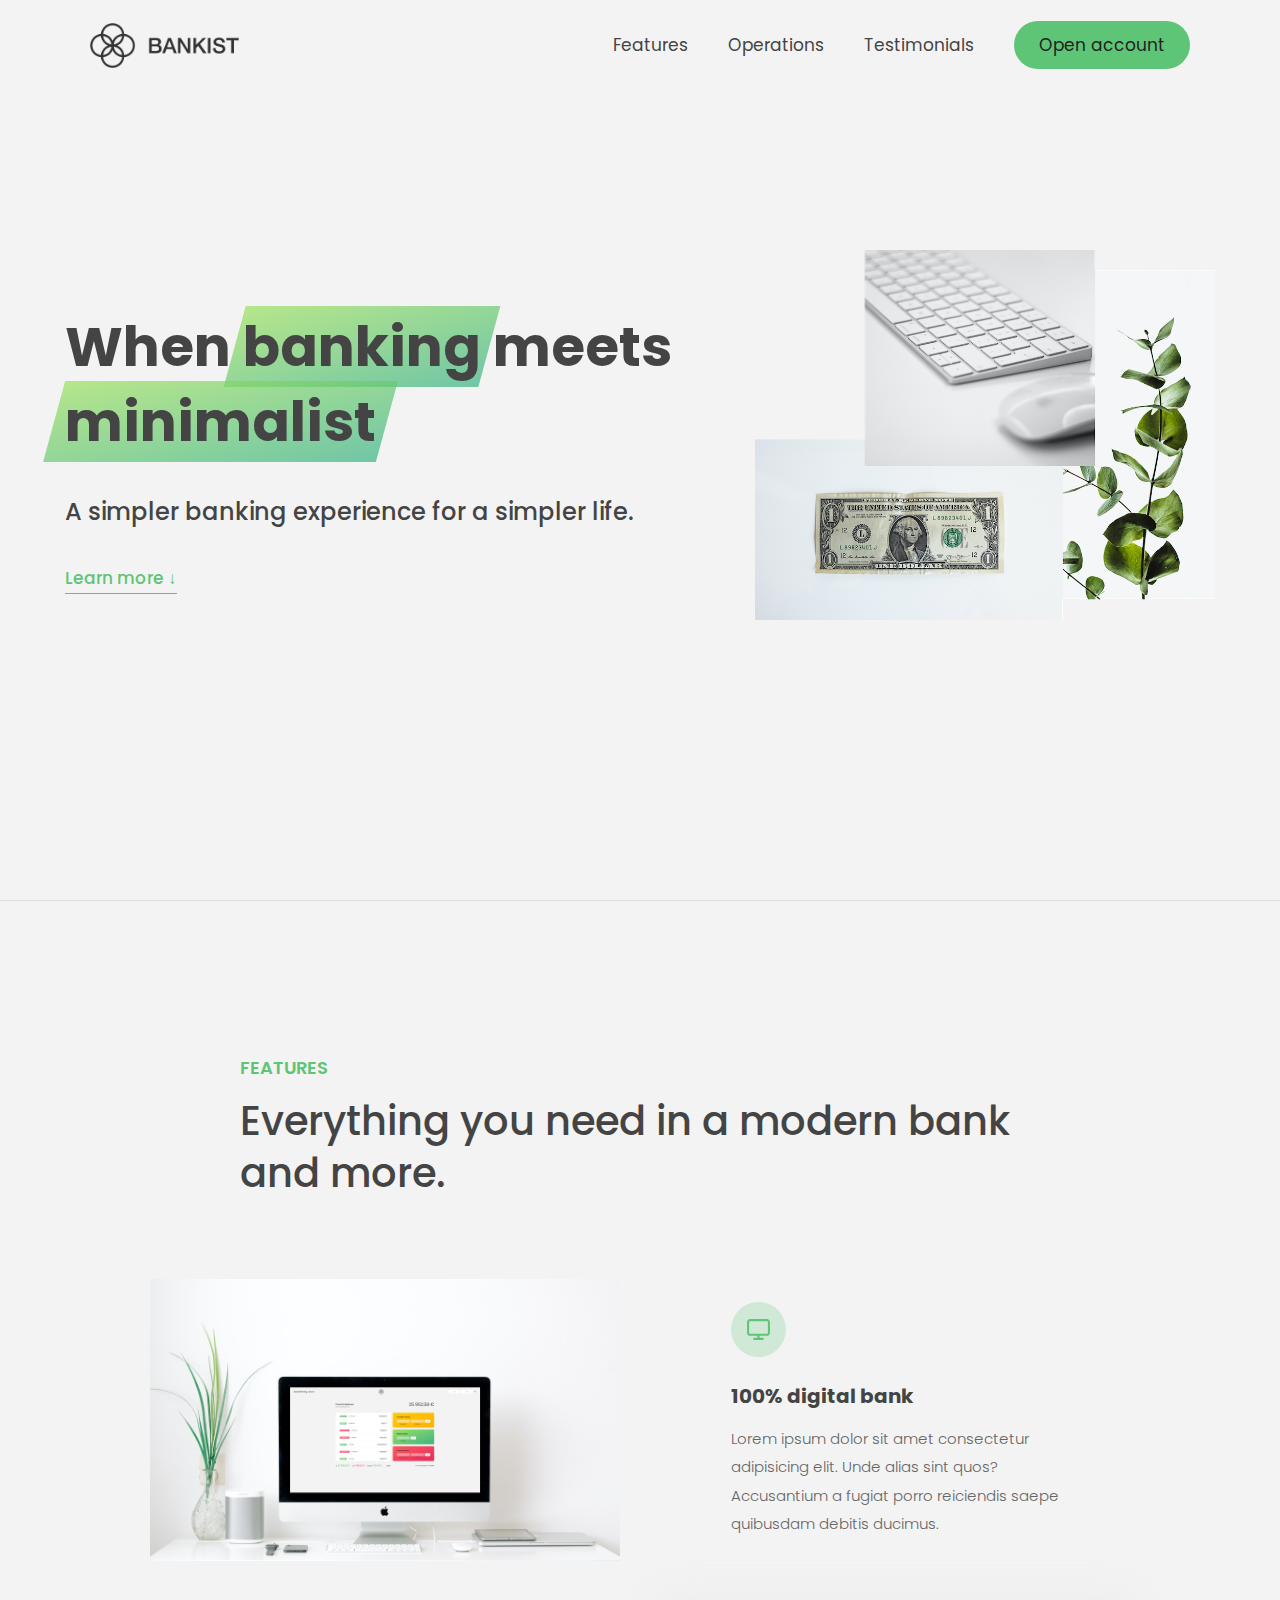
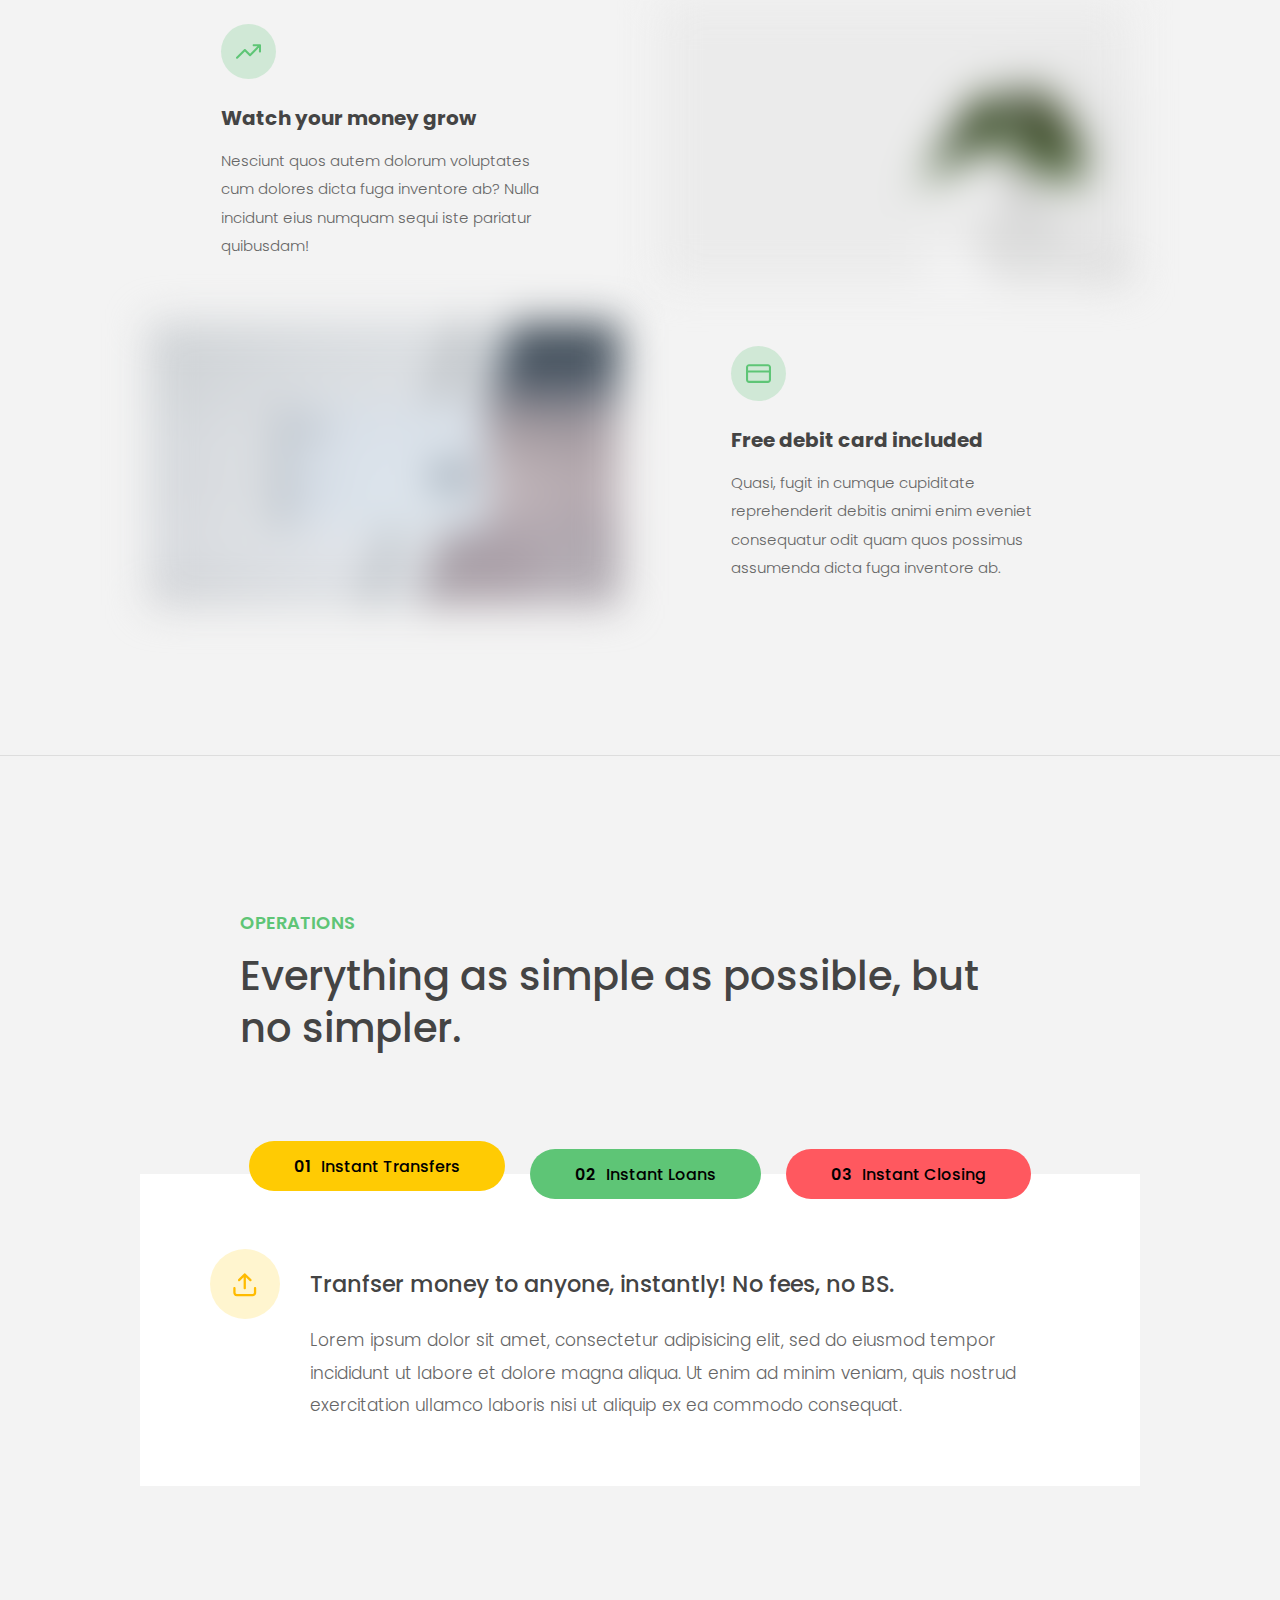
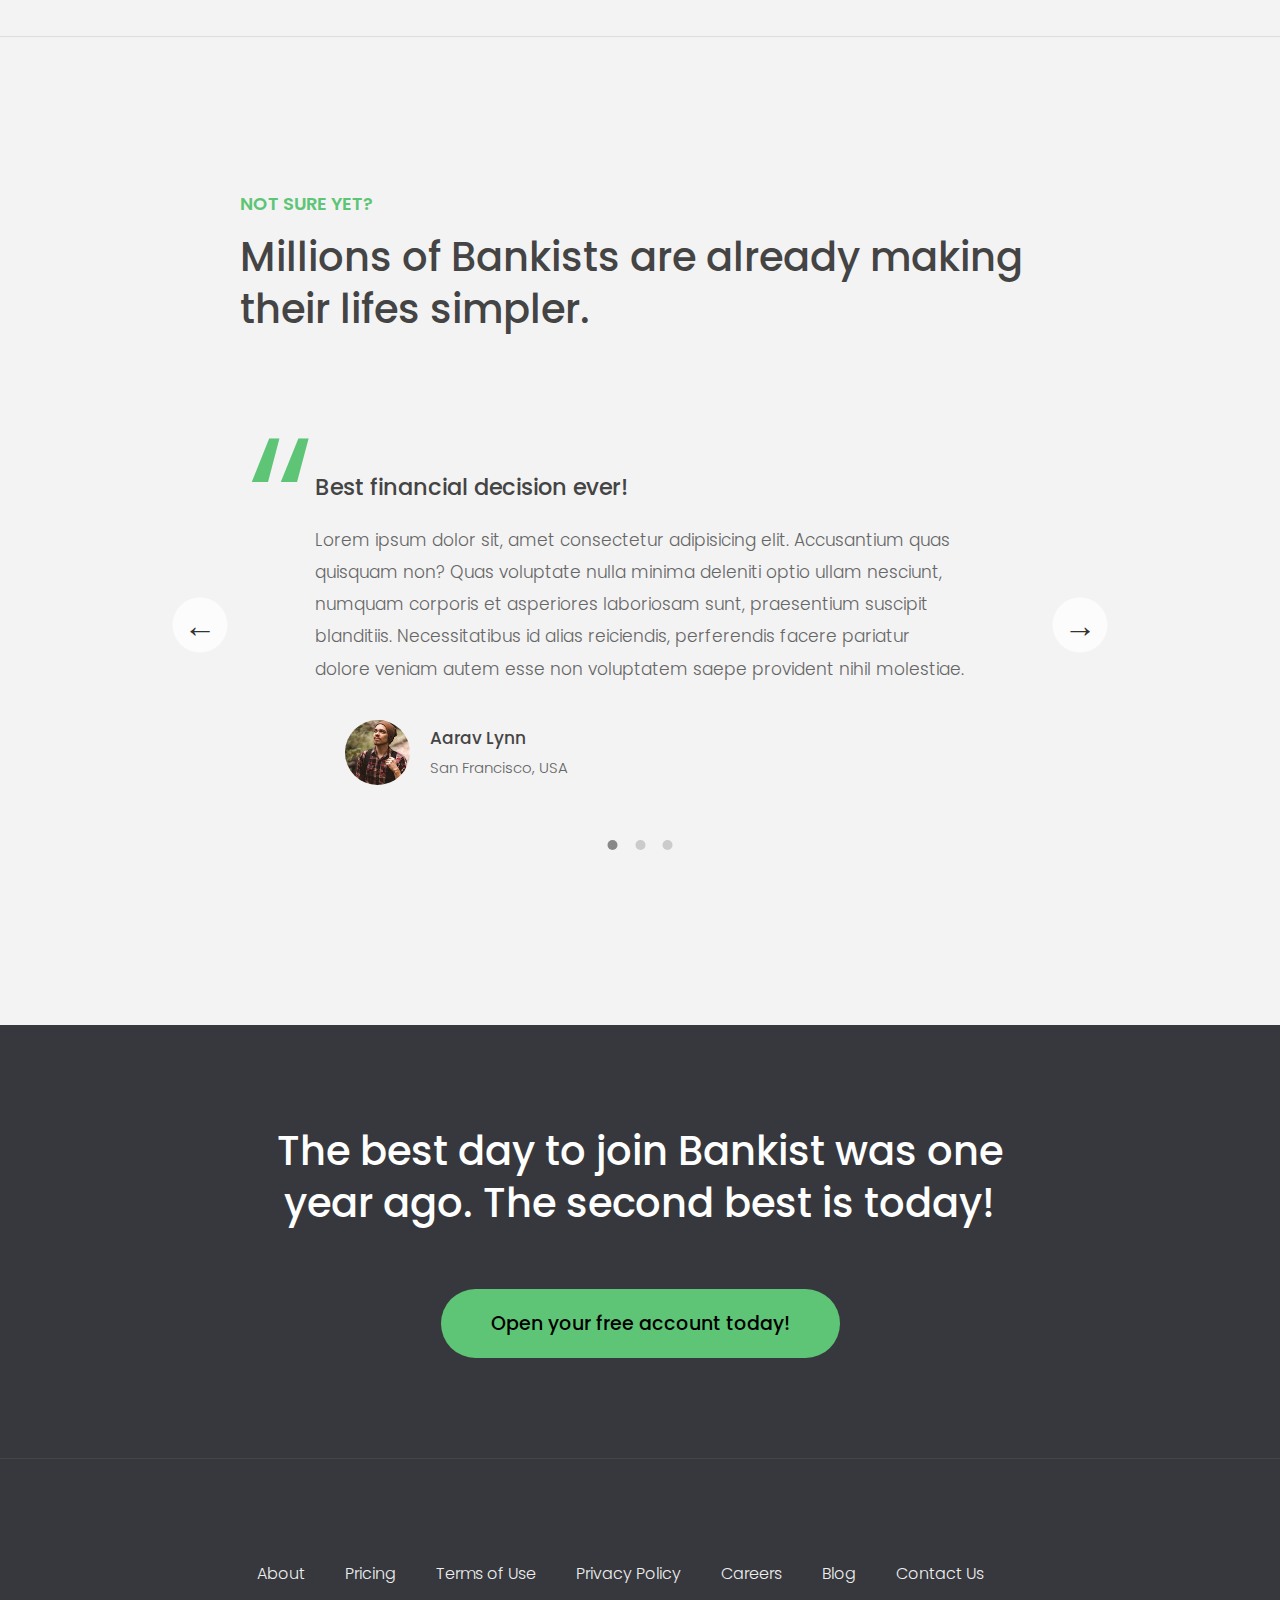
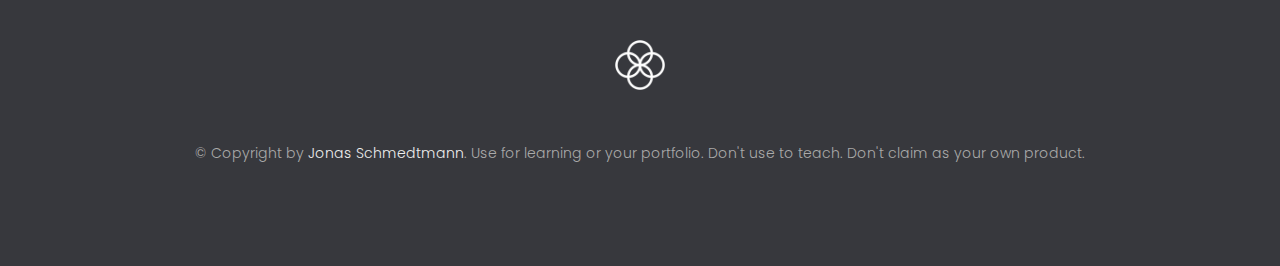
<file: index.html>
<!DOCTYPE html>
<html lang="en">
  <head>
    <meta charset="UTF-8" />
    <meta name="viewport" content="width=device-width, initial-scale=1.0" />
    <meta http-equiv="X-UA-Compatible" content="ie=edge" />
    <link rel="shortcut icon" type="image/png" href="img/icons.svg" />

    <link
      href="https://fonts.googleapis.com/css?family=Poppins:300,400,500,600&display=swap"
      rel="stylesheet"
    />
    <link rel="stylesheet" href="style.css" />
    <title>Bankist | When Banking meets Minimalist</title>

    <script defer src="script.js"></script>
  </head>
  <body>
    <header class="header">
      <nav class="nav">
        <img
          src="img/logo.png"
          alt="Bankist logo"
          class="nav__logo"
          id="logo"
          data-version-number="3.0"
        />
        <ul class="nav__links">
          <li class="nav__item">
            <a class="nav__link" href="#section--1">Features</a>
          </li>
          <li class="nav__item">
            <a class="nav__link" href="#section--2">Operations</a>
          </li>
          <li class="nav__item">
            <a class="nav__link" href="#section--3">Testimonials</a>
          </li>
          <li class="nav__item">
            <a class="nav__link nav__link--btn btn--show-modal" href="header"
              >Open account</a
            >
          </li>
        </ul>
      </nav>

      <div class="header__title">
        <h1>
          When
          <!-- Green highlight effect -->
          <span class="highlight">banking</span>
          meets<br />
          <span class="highlight">minimalist</span>
        </h1>
        <h4>A simpler banking experience for a simpler life.</h4>
        <button class="btn--text btn--scroll-to">Learn more &DownArrow;</button>
        <img
          src="img/hero.png"
          class="header__img"
          alt="Minimalist bank items"
        />
      </div>
    </header>

    <section class="section" id="section--1">
      <div class="section__title">
        <h2 class="section__description">Features</h2>
        <h3 class="section__header">
          Everything you need in a modern bank and more.
        </h3>
      </div>

      <div class="features">
        <img
          src="img/digital-lazy.jpg"
          data-src="img/digital.jpg"
          alt="Computer"
          class="features__img lazy-img"
        />
        <div class="features__feature">
          <div class="features__icon">
            <svg>
              <use xlink:href="img/icons.svg#icon-monitor"></use>
            </svg>
          </div>
          <h5 class="features__header">100% digital bank</h5>
          <p>
            Lorem ipsum dolor sit amet consectetur adipisicing elit. Unde alias
            sint quos? Accusantium a fugiat porro reiciendis saepe quibusdam
            debitis ducimus.
          </p>
        </div>

        <div class="features__feature">
          <div class="features__icon">
            <svg>
              <use xlink:href="img/icons.svg#icon-trending-up"></use>
            </svg>
          </div>
          <h5 class="features__header">Watch your money grow</h5>
          <p>
            Nesciunt quos autem dolorum voluptates cum dolores dicta fuga
            inventore ab? Nulla incidunt eius numquam sequi iste pariatur
            quibusdam!
          </p>
        </div>
        <img
          src="img/grow-lazy.jpg"
          data-src="img/grow.jpg"
          alt="Plant"
          class="features__img lazy-img"
        />

        <img
          src="img/card-lazy.jpg"
          data-src="img/card.jpg"
          alt="Credit card"
          class="features__img lazy-img"
        />
        <div class="features__feature">
          <div class="features__icon">
            <svg>
              <use xlink:href="img/icons.svg#icon-credit-card"></use>
            </svg>
          </div>
          <h5 class="features__header">Free debit card included</h5>
          <p>
            Quasi, fugit in cumque cupiditate reprehenderit debitis animi enim
            eveniet consequatur odit quam quos possimus assumenda dicta fuga
            inventore ab.
          </p>
        </div>
      </div>
    </section>

    <section class="section" id="section--2">
      <div class="section__title">
        <h2 class="section__description">Operations</h2>
        <h3 class="section__header">
          Everything as simple as possible, but no simpler.
        </h3>
      </div>

      <div class="operations">
        <div class="operations__tab-container">
          <button
            class="btn operations__tab operations__tab--1 operations__tab--active"
            data-tab="1"
          >
            <span>01</span>Instant Transfers
          </button>
          <button class="btn operations__tab operations__tab--2" data-tab="2">
            <span>02</span>Instant Loans
          </button>
          <button class="btn operations__tab operations__tab--3" data-tab="3">
            <span>03</span>Instant Closing
          </button>
        </div>
        <div
          class="operations__content operations__content--1 operations__content--active"
        >
          <div class="operations__icon operations__icon--1">
            <svg>
              <use xlink:href="img/icons.svg#icon-upload"></use>
            </svg>
          </div>
          <h5 class="operations__header">
            Tranfser money to anyone, instantly! No fees, no BS.
          </h5>
          <p>
            Lorem ipsum dolor sit amet, consectetur adipisicing elit, sed do
            eiusmod tempor incididunt ut labore et dolore magna aliqua. Ut enim
            ad minim veniam, quis nostrud exercitation ullamco laboris nisi ut
            aliquip ex ea commodo consequat.
          </p>
        </div>

        <div class="operations__content operations__content--2">
          <div class="operations__icon operations__icon--2">
            <svg>
              <use xlink:href="img/icons.svg#icon-home"></use>
            </svg>
          </div>
          <h5 class="operations__header">
            Buy a home or make your dreams come true, with instant loans.
          </h5>
          <p>
            Duis aute irure dolor in reprehenderit in voluptate velit esse
            cillum dolore eu fugiat nulla pariatur. Excepteur sint occaecat
            cupidatat non proident, sunt in culpa qui officia deserunt mollit
            anim id est laborum.
          </p>
        </div>
        <div class="operations__content operations__content--3">
          <div class="operations__icon operations__icon--3">
            <svg>
              <use xlink:href="img/icons.svg#icon-user-x"></use>
            </svg>
          </div>
          <h5 class="operations__header">
            No longer need your account? No problem! Close it instantly.
          </h5>
          <p>
            Excepteur sint occaecat cupidatat non proident, sunt in culpa qui
            officia deserunt mollit anim id est laborum. Ut enim ad minim
            veniam, quis nostrud exercitation ullamco laboris nisi ut aliquip ex
            ea commodo consequat.
          </p>
        </div>
      </div>
    </section>

    <section class="section" id="section--3">
      <div class="section__title section__title--testimonials">
        <h2 class="section__description">Not sure yet?</h2>
        <h3 class="section__header">
          Millions of Bankists are already making their lifes simpler.
        </h3>
      </div>

      <div class="slider">
        <div class="slide slide--1">
          <div class="testimonial">
            <h5 class="testimonial__header">Best financial decision ever!</h5>
            <blockquote class="testimonial__text">
              Lorem ipsum dolor sit, amet consectetur adipisicing elit.
              Accusantium quas quisquam non? Quas voluptate nulla minima
              deleniti optio ullam nesciunt, numquam corporis et asperiores
              laboriosam sunt, praesentium suscipit blanditiis. Necessitatibus
              id alias reiciendis, perferendis facere pariatur dolore veniam
              autem esse non voluptatem saepe provident nihil molestiae.
            </blockquote>
            <address class="testimonial__author">
              <img src="img/user-1.jpg" alt="" class="testimonial__photo" />
              <h6 class="testimonial__name">Aarav Lynn</h6>
              <p class="testimonial__location">San Francisco, USA</p>
            </address>
          </div>
        </div>

        <div class="slide slide--2">
          <div class="testimonial">
            <h5 class="testimonial__header">
              The last step to becoming a complete minimalist
            </h5>
            <blockquote class="testimonial__text">
              Quisquam itaque deserunt ullam, quia ea repellendus provident,
              ducimus neque ipsam modi voluptatibus doloremque, corrupti
              laborum. Incidunt numquam perferendis veritatis neque repellendus.
              Lorem, ipsum dolor sit amet consectetur adipisicing elit. Illo
              deserunt exercitationem deleniti.
            </blockquote>
            <address class="testimonial__author">
              <img src="img/user-2.jpg" alt="" class="testimonial__photo" />
              <h6 class="testimonial__name">Miyah Miles</h6>
              <p class="testimonial__location">London, UK</p>
            </address>
          </div>
        </div>

        <div class="slide slide--3">
          <div class="testimonial">
            <h5 class="testimonial__header">
              Finally free from old-school banks
            </h5>
            <blockquote class="testimonial__text">
              Debitis, nihil sit minus suscipit magni aperiam vel tenetur
              incidunt commodi architecto numquam omnis nulla autem,
              necessitatibus blanditiis modi similique quidem. Odio aliquam
              culpa dicta beatae quod maiores ipsa minus consequatur error sunt,
              deleniti saepe aliquid quos inventore sequi. Necessitatibus id
              alias reiciendis, perferendis facere.
            </blockquote>
            <address class="testimonial__author">
              <img src="img/user-3.jpg" alt="" class="testimonial__photo" />
              <h6 class="testimonial__name">Francisco Gomes</h6>
              <p class="testimonial__location">Lisbon, Portugal</p>
            </address>
          </div>
        </div>

        <!-- <div class="slide"><img src="img/img-1.jpg" alt="Photo 1" /></div>
        <div class="slide"><img src="img/img-2.jpg" alt="Photo 2" /></div>
        <div class="slide"><img src="img/img-3.jpg" alt="Photo 3" /></div>
        <div class="slide"><img src="img/img-4.jpg" alt="Photo 4" /></div> -->

        <button class="slider__btn slider__btn--left">&larr;</button>
        <button class="slider__btn slider__btn--right">&rarr;</button>
        <div class="dots"></div>
      </div>
    </section>

    <section class="section section--sign-up">
      <div class="section__title">
        <h3 class="section__header">
          The best day to join Bankist was one year ago. The second best is
          today!
        </h3>
      </div>
      <button class="btn btn--show-modal">Open your free account today!</button>
    </section>

    <footer class="footer">
      <ul class="footer__nav">
        <li class="footer__item">
          <a class="footer__link" href="#">About</a>
        </li>
        <li class="footer__item">
          <a class="footer__link" href="#">Pricing</a>
        </li>
        <li class="footer__item">
          <a class="footer__link" href="#">Terms of Use</a>
        </li>
        <li class="footer__item">
          <a class="footer__link" href="#">Privacy Policy</a>
        </li>
        <li class="footer__item">
          <a class="footer__link" href="#">Careers</a>
        </li>
        <li class="footer__item">
          <a class="footer__link" href="#">Blog</a>
        </li>
        <li class="footer__item">
          <a class="footer__link" href="#">Contact Us</a>
        </li>
      </ul>
      <img src="img/icon.png" alt="Logo" class="footer__logo" />
      <p class="footer__copyright">
        &copy; Copyright by
        <a
          class="footer__link twitter-link"
          target="_blank"
          href="https://twitter.com/jonasschmedtman"
          >Jonas Schmedtmann</a
        >. Use for learning or your portfolio. Don't use to teach. Don't claim
        as your own product.
      </p>
    </footer>

    <div class="modal hidden">
      <button class="btn--close-modal">&times;</button>
      <h2 class="modal__header">
        Open your bank account <br />
        in just <span class="highlight">5 minutes</span>
      </h2>
      <form class="modal__form">
        <label>First Name</label>
        <input type="text" />
        <label>Last Name</label>
        <input type="text" />
        <label>Email Address</label>
        <input type="email" />
        <a href="account_index.html" class="btn btn--link" id="open--account"
          >Existing Account?</a
        >
        <button class="btn">Next step &rarr;</button>
      </form>
    </div>
    <div class="overlay hidden"></div>
  </body>
</html>
</file>
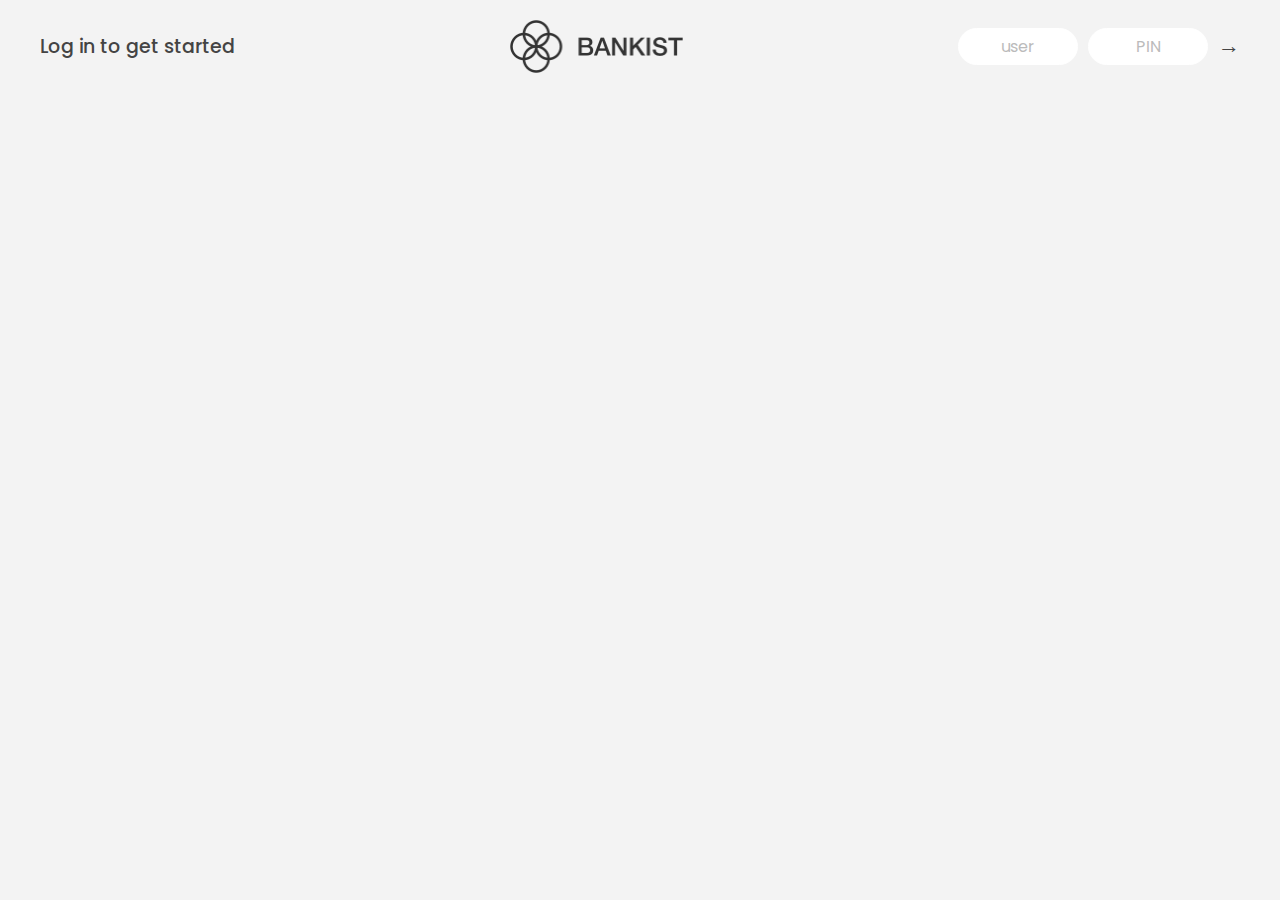
<file: account_index.html>
<!DOCTYPE html>
<html lang="en">
  <head>
    <meta charset="UTF-8" />
    <meta name="viewport" content="width=device-width, initial-scale=1.0" />
    <meta http-equiv="X-UA-Compatible" content="ie=edge" />
    <link rel="shortcut icon" type="image/png" href="img/icon.png" />

    <link
      href="https://fonts.googleapis.com/css?family=Poppins:400,500,600&display=swap"
      rel="stylesheet"
    />

    <link rel="stylesheet" href="account_style.css" />
    <title>Bankist</title>
  </head>
  <body>
    <!-- TOP NAVIGATION -->
    <nav>
      <p class="welcome">Log in to get started</p>
      <img src="img/logo.png" alt="Logo" class="logo" />
      <form class="login">
        <input
          type="text"
          placeholder="user"
          class="login__input login__input--user"
        />
        <!-- In practice, use type="password" -->
        <input
          type="text"
          placeholder="PIN"
          maxlength="4"
          class="login__input login__input--pin"
        />
        <button class="login__btn">&rarr;</button>
      </form>
    </nav>

    <main class="app">
      <!-- BALANCE -->
      <div class="balance">
        <div>
          <p class="balance__label">Current balance</p>
          <p class="balance__date">
            As of <span class="date">05/03/2037</span>
          </p>
        </div>
        <p class="balance__value">0000€</p>
      </div>

      <!-- MOVEMENTS -->
      <div class="movements">
        <div class="movements__row">
          <div class="movements__type movements__type--deposit">2 deposit</div>
          <div class="movements__date">3 days ago</div>
          <div class="movements__value">4 000€</div>
        </div>
        <div class="movements__row">
          <div class="movements__type movements__type--withdrawal">
            1 withdrawal
          </div>
          <div class="movements__date">24/01/2037</div>
          <div class="movements__value">-378€</div>
        </div>
      </div>

      <!-- SUMMARY -->
      <div class="summary">
        <p class="summary__label">In</p>
        <p class="summary__value summary__value--in">0000€</p>
        <p class="summary__label">Out</p>
        <p class="summary__value summary__value--out">0000€</p>
        <p class="summary__label">Interest</p>
        <p class="summary__value summary__value--interest">0000€</p>
        <button class="btn--sort">&downarrow; SORT</button>
      </div>

      <!-- OPERATION: TRANSFERS -->
      <div class="operation operation--transfer">
        <h2>Transfer money</h2>
        <form class="form form--transfer">
          <input type="text" class="form__input form__input--to" />
          <input type="number" class="form__input form__input--amount" />
          <button class="form__btn form__btn--transfer">&rarr;</button>
          <label class="form__label">Transfer to</label>
          <label class="form__label">Amount</label>
        </form>
      </div>

      <!-- OPERATION: LOAN -->
      <div class="operation operation--loan">
        <h2>Request loan</h2>
        <form class="form form--loan">
          <input type="number" class="form__input form__input--loan-amount" />
          <button class="form__btn form__btn--loan">&rarr;</button>
          <label class="form__label form__label--loan">Amount</label>
        </form>
      </div>

      <!-- OPERATION: CLOSE -->
      <div class="operation operation--close">
        <h2>Close account</h2>
        <form class="form form--close">
          <input type="text" class="form__input form__input--user" />
          <input
            type="password"
            maxlength="6"
            class="form__input form__input--pin"
          />
          <button class="form__btn form__btn--close">&rarr;</button>
          <label class="form__label">Confirm user</label>
          <label class="form__label">Confirm PIN</label>
        </form>
      </div>

      <!-- LOGOUT TIMER -->
      <p class="logout-timer">
        You will be logged out in <span class="timer">05:00</span>
      </p>
    </main>

    <!-- <footer>
      &copy; by Jonas Schmedtmann. Don't claim as your own :)
    </footer> -->

    <script src="account_script.js"></script>
  </body>
</html>
</file>
<file: style.css>
/* The page is NOT responsive. You can implement responsiveness yourself if you wanna have some fun 😃 */

:root {
  --color-primary: #5ec576;
  --color-secondary: #ffcb03;
  --color-tertiary: #ff585f;
  --color-primary-darker: #4bbb7d;
  --color-secondary-darker: #ffbb00;
  --color-tertiary-darker: #fd424b;
  --color-primary-opacity: #5ec5763a;
  --color-secondary-opacity: #ffcd0331;
  --color-tertiary-opacity: #ff58602d;
  --gradient-primary: linear-gradient(to top left, #39b385, #9be15d);
  --gradient-secondary: linear-gradient(to top left, #ffb003, #ffcb03);
}

* {
  margin: 0;
  padding: 0;
  box-sizing: inherit;
}

html {
  font-size: 62.5%;
  box-sizing: border-box;
}

body {
  font-family: 'Poppins', sans-serif;
  font-weight: 300;
  color: #444;
  line-height: 1.9;
  background-color: #f3f3f3;
}

/* GENERAL ELEMENTS */
.section {
  padding: 15rem 3rem;
  border-top: 1px solid #ddd;

  transition: transform 1s, opacity 1s;
}

.section--hidden {
  opacity: 0;
  transform: translateY(8rem);
}

.section__title {
  max-width: 80rem;
  margin: 0 auto 8rem auto;
}

.section__description {
  font-size: 1.8rem;
  font-weight: 600;
  text-transform: uppercase;
  color: var(--color-primary);
  margin-bottom: 1rem;
}

.section__header {
  font-size: 4rem;
  line-height: 1.3;
  font-weight: 500;
}

.btn {
  display: inline-block;
  background-color: var(--color-primary);
  font-size: 1.6rem;
  font-family: inherit;
  font-weight: 500;
  border: none;
  padding: 1.25rem 4.5rem;
  border-radius: 10rem;
  cursor: pointer;
  transition: all 0.3s;
}

.btn:hover {
  background-color: var(--color-primary-darker);
}

.btn--text {
  display: inline-block;
  background: none;
  font-size: 1.7rem;
  font-family: inherit;
  font-weight: 500;
  color: var(--color-primary);
  border: none;
  border-bottom: 1px solid currentColor;
  padding-bottom: 2px;
  cursor: pointer;
  transition: all 0.3s;
}

p {
  color: #666;
}

/* This is BAD for accessibility! Don't do in the real world! */
button:focus {
  outline: none;
}

img {
  transition: filter 0.5s;
}

.lazy-img {
  filter: blur(20px);
}

/* NAVIGATION */
.nav {
  display: flex;
  justify-content: space-between;
  align-items: center;
  height: 9rem;
  width: 100%;
  padding: 0 6rem;
  z-index: 100;
}

/* nav and stickly class at the same time */
.nav.sticky {
  position: fixed;
  background-color: rgba(255, 255, 255, 0.95);
}

.nav__logo {
  height: 4.5rem;
  transition: all 0.3s;
}

.nav__links {
  display: flex;
  align-items: center;
  list-style: none;
}

.nav__item {
  margin-left: 4rem;
}

.nav__link:link,
.nav__link:visited {
  font-size: 1.7rem;
  font-weight: 400;
  color: inherit;
  text-decoration: none;
  display: block;
  transition: all 0.3s;
}

.nav__link--btn:link,
.nav__link--btn:visited {
  padding: 0.8rem 2.5rem;
  border-radius: 3rem;
  background-color: var(--color-primary);
  color: #222;
}

.nav__link--btn:hover,
.nav__link--btn:active {
  color: inherit;
  background-color: var(--color-primary-darker);
  color: #333;
}

/* HEADER */
.header {
  padding: 0 3rem;
  height: 100vh;
  display: flex;
  flex-direction: column;
  align-items: center;
}

.header__title {
  flex: 1;

  max-width: 115rem;
  display: grid;
  grid-template-columns: 3fr 2fr;
  row-gap: 3rem;
  align-content: center;
  justify-content: center;

  align-items: start;
  justify-items: start;
}

h1 {
  font-size: 5.5rem;
  line-height: 1.35;
}

h4 {
  font-size: 2.4rem;
  font-weight: 500;
}

.header__img {
  width: 100%;
  grid-column: 2 / 3;
  grid-row: 1 / span 4;
  transform: translateY(-6rem);
}

.highlight {
  position: relative;
}

.highlight::after {
  display: block;
  content: '';
  position: absolute;
  bottom: 0;
  left: 0;
  height: 100%;
  width: 100%;
  z-index: -1;
  opacity: 0.7;
  transform: scale(1.07, 1.05) skewX(-15deg);
  background-image: var(--gradient-primary);
}

/* FEATURES */
.features {
  display: grid;
  grid-template-columns: 1fr 1fr;
  gap: 4rem;
  margin: 0 12rem;
}

.features__img {
  width: 100%;
}

.features__feature {
  align-self: center;
  justify-self: center;
  width: 70%;
  font-size: 1.5rem;
}

.features__icon {
  display: flex;
  align-items: center;
  justify-content: center;
  background-color: var(--color-primary-opacity);
  height: 5.5rem;
  width: 5.5rem;
  border-radius: 50%;
  margin-bottom: 2rem;
}

.features__icon svg {
  height: 2.5rem;
  width: 2.5rem;
  fill: var(--color-primary);
}

.features__header {
  font-size: 2rem;
  margin-bottom: 1rem;
}

/* OPERATIONS */
.operations {
  max-width: 100rem;
  margin: 12rem auto 0 auto;

  background-color: #fff;
}

.operations__tab-container {
  display: flex;
  justify-content: center;
}

.operations__tab {
  margin-right: 2.5rem;
  transform: translateY(-50%);
}

.operations__tab span {
  margin-right: 1rem;
  font-weight: 600;
  display: inline-block;
}

.operations__tab--1 {
  background-color: var(--color-secondary);
}

.operations__tab--1:hover {
  background-color: var(--color-secondary-darker);
}

.operations__tab--3 {
  background-color: var(--color-tertiary);
  margin: 0;
}

.operations__tab--3:hover {
  background-color: var(--color-tertiary-darker);
}

.operations__tab--active {
  transform: translateY(-66%);
}

.operations__content {
  display: none;

  /* JUST PRESENTATIONAL */
  font-size: 1.7rem;
  padding: 2.5rem 7rem 6.5rem 7rem;
}

.operations__content--active {
  display: grid;
  grid-template-columns: 7rem 1fr;
  column-gap: 3rem;
  row-gap: 0.5rem;
}

.operations__header {
  font-size: 2.25rem;
  font-weight: 500;
  align-self: center;
}

.operations__icon {
  display: flex;
  align-items: center;
  justify-content: center;
  height: 7rem;
  width: 7rem;
  border-radius: 50%;
}

.operations__icon svg {
  height: 2.75rem;
  width: 2.75rem;
}

.operations__content p {
  grid-column: 2;
}

.operations__icon--1 {
  background-color: var(--color-secondary-opacity);
}
.operations__icon--2 {
  background-color: var(--color-primary-opacity);
}
.operations__icon--3 {
  background-color: var(--color-tertiary-opacity);
}
.operations__icon--1 svg {
  fill: var(--color-secondary-darker);
}
.operations__icon--2 svg {
  fill: var(--color-primary);
}
.operations__icon--3 svg {
  fill: var(--color-tertiary);
}

/* SLIDER */
.slider {
  max-width: 100rem;
  height: 50rem;
  margin: 0 auto;
  position: relative;

  /* IN THE END */
  overflow: hidden;
}

.slide {
  position: absolute;
  top: 0;
  width: 100%;
  height: 50rem;

  display: flex;
  align-items: center;
  justify-content: center;

  /* THIS creates the animation! */
  transition: transform 1s;
}

.slide > img {
  /* Only for images that have different size than slide */
  width: 100%;
  height: 100%;
  object-fit: cover;
}

.slider__btn {
  position: absolute;
  top: 50%;
  z-index: 10;

  border: none;
  background: rgba(255, 255, 255, 0.7);
  font-family: inherit;
  color: #333;
  border-radius: 50%;
  height: 5.5rem;
  width: 5.5rem;
  font-size: 3.25rem;
  cursor: pointer;
}

.slider__btn--left {
  left: 6%;
  transform: translate(-50%, -50%);
}

.slider__btn--right {
  right: 6%;
  transform: translate(50%, -50%);
}

.dots {
  position: absolute;
  bottom: 5%;
  left: 50%;
  transform: translateX(-50%);
  display: flex;
}

.dots__dot {
  border: none;
  background-color: #b9b9b9;
  opacity: 0.7;
  height: 1rem;
  width: 1rem;
  border-radius: 50%;
  margin-right: 1.75rem;
  cursor: pointer;
  transition: all 0.5s;

  /* Only necessary when overlying images */
  /* box-shadow: 0 0.6rem 1.5rem rgba(0, 0, 0, 0.7); */
}

.dots__dot:last-child {
  margin: 0;
}

.dots__dot--active {
  /* background-color: #fff; */
  background-color: #888;
  opacity: 1;
}

/* TESTIMONIALS */
.testimonial {
  width: 65%;
  position: relative;
}

.testimonial::before {
  content: '\201C';
  position: absolute;
  top: -5.7rem;
  left: -6.8rem;
  line-height: 1;
  font-size: 20rem;
  font-family: inherit;
  color: var(--color-primary);
  z-index: -1;
}

.testimonial__header {
  font-size: 2.25rem;
  font-weight: 500;
  margin-bottom: 1.5rem;
}

.testimonial__text {
  font-size: 1.7rem;
  margin-bottom: 3.5rem;
  color: #666;
}

.testimonial__author {
  margin-left: 3rem;
  font-style: normal;

  display: grid;
  grid-template-columns: 6.5rem 1fr;
  column-gap: 2rem;
}

.testimonial__photo {
  grid-row: 1 / span 2;
  width: 6.5rem;
  border-radius: 50%;
}

.testimonial__name {
  font-size: 1.7rem;
  font-weight: 500;
  align-self: end;
  margin: 0;
}

.testimonial__location {
  font-size: 1.5rem;
}

.section__title--testimonials {
  margin-bottom: 4rem;
}

/* SIGNUP */
.section--sign-up {
  background-color: #37383d;
  border-top: none;
  border-bottom: 1px solid #444;
  text-align: center;
  padding: 10rem 3rem;
}

.section--sign-up .section__header {
  color: #fff;
  text-align: center;
}

.section--sign-up .section__title {
  margin-bottom: 6rem;
}

.section--sign-up .btn {
  font-size: 1.9rem;
  padding: 2rem 5rem;
}

/* FOOTER */
.footer {
  padding: 10rem 3rem;
  background-color: #37383d;
}

.footer__nav {
  list-style: none;
  display: flex;
  justify-content: center;
  margin-bottom: 5rem;
}

.footer__item {
  margin-right: 4rem;
}

.footer__link {
  font-size: 1.6rem;
  color: #eee;
  text-decoration: none;
}

.footer__logo {
  height: 5rem;
  display: block;
  margin: 0 auto;
  margin-bottom: 5rem;
}

.footer__copyright {
  font-size: 1.4rem;
  color: #aaa;
  text-align: center;
}

.footer__copyright .footer__link {
  font-size: 1.4rem;
}

/* MODAL WINDOW */
.modal {
  position: fixed;
  top: 50%;
  left: 50%;
  transform: translate(-50%, -50%);
  max-width: 60rem;
  background-color: #f3f3f3;
  padding: 5rem 6rem;
  box-shadow: 0 4rem 6rem rgba(0, 0, 0, 0.3);
  z-index: 1000;
  transition: all 0.5s;
}

.overlay {
  position: fixed;
  top: 0;
  left: 0;
  width: 100%;
  height: 100%;
  background-color: rgba(0, 0, 0, 0.5);
  backdrop-filter: blur(4px);
  z-index: 100;
  transition: all 0.5s;
}

.modal__header {
  font-size: 3.25rem;
  margin-bottom: 4.5rem;
  line-height: 1.5;
}

.modal__form {
  margin: 0;
  display: grid;
  grid-template-columns: 1fr 2fr;
  align-items: center;
  gap: 2.5rem;
}

.modal__form label {
  font-size: 1.7rem;
  font-weight: 500;
}

.modal__form input {
  font-size: 1.7rem;
  padding: 1rem 1.5rem;
  border: 1px solid #ddd;
  border-radius: 0.5rem;
}

.modal__form button {
  grid-column: 1 / span;
  justify-self: center;
  margin-top: 1rem;
}

.btn--close-modal {
  font-family: inherit;
  color: inherit;
  position: absolute;
  top: 0.5rem;
  right: 2rem;
  font-size: 4rem;
  cursor: pointer;
  border: none;
  background: none;
}

.hidden {
  visibility: hidden;
  opacity: 0;
}

/* COOKIE MESSAGE */
.cookie-message {
  display: flex;
  align-items: center;
  justify-content: space-evenly;
  width: 100%;
  background-color: white;
  color: #bbb;
  font-size: 1.5rem;
  font-weight: 400;
}

.btn--link {
  margin-top: 6px;
  height: 4.9rem;
  background-color: var(--color-primary);
  color: #000; /* Set the text color to black */
  border: none;
  text-decoration: none; /* Remove the underline */
  padding: 1.25rem 4.5rem; /* Adjust the padding as needed */
  font-size: 1.4rem; /* Adjust the font size as needed */
  white-space: nowrap; /* Prevent text from wrapping to the next line */
}

.btn--link:hover {
  background-color: var(
    --color-primary-darker
  ); /* Set the hover background color */
}
</file>
<file: account_style.css>
/*
 * Use this CSS to learn some intersting techniques,
 * in case you're wondering how I built the UI.
 * Have fun! 😁
 */

* {
  margin: 0;
  padding: 0;
  box-sizing: inherit;
}

html {
  font-size: 62.5%;
  box-sizing: border-box;
}

body {
  font-family: "Poppins", sans-serif;
  color: #444;
  background-color: #f3f3f3;
  height: 100vh;
  padding: 2rem;
}

nav {
  display: flex;
  justify-content: space-between;
  align-items: center;
  padding: 0 2rem;
}

.welcome {
  font-size: 1.9rem;
  font-weight: 500;
}

.logo {
  height: 5.25rem;
}

.login {
  display: flex;
}

.login__input {
  border: none;
  padding: 0.5rem 2rem;
  font-size: 1.6rem;
  font-family: inherit;
  text-align: center;
  width: 12rem;
  border-radius: 10rem;
  margin-right: 1rem;
  color: inherit;
  border: 1px solid #fff;
  transition: all 0.3s;
}

.login__input:focus {
  outline: none;
  border: 1px solid #ccc;
}

.login__input::placeholder {
  color: #bbb;
}

.login__btn {
  border: none;
  background: none;
  font-size: 2.2rem;
  color: inherit;
  cursor: pointer;
  transition: all 0.3s;
}

.login__btn:hover,
.login__btn:focus,
.btn--sort:hover,
.btn--sort:focus {
  outline: none;
  color: #777;
}

/* MAIN */
.app {
  position: relative;
  max-width: 100rem;
  margin: 4rem auto;
  display: grid;
  grid-template-columns: 4fr 3fr;
  grid-template-rows: auto repeat(3, 15rem) auto;
  gap: 2rem;

  /* NOTE This creates the fade in/out anumation */
  opacity: 0;
  transition: all 1s;
}

.balance {
  grid-column: 1 / span 2;
  display: flex;
  align-items: flex-end;
  justify-content: space-between;
  margin-bottom: 2rem;
}

.balance__label {
  font-size: 2.2rem;
  font-weight: 500;
  margin-bottom: -0.2rem;
}

.balance__date {
  font-size: 1.4rem;
  color: #888;
}

.balance__value {
  font-size: 4.5rem;
  font-weight: 400;
}

/* MOVEMENTS */
.movements {
  grid-row: 2 / span 3;
  background-color: #fff;
  border-radius: 1rem;
  overflow: scroll;
}

.movements__row {
  padding: 2.25rem 4rem;
  display: flex;
  align-items: center;
  border-bottom: 1px solid #eee;
}

.movements__type {
  font-size: 1.1rem;
  text-transform: uppercase;
  font-weight: 500;
  color: #fff;
  padding: 0.1rem 1rem;
  border-radius: 10rem;
  margin-right: 2rem;
}

.movements__date {
  font-size: 1.1rem;
  text-transform: uppercase;
  font-weight: 500;
  color: #666;
}

.movements__type--deposit {
  background-image: linear-gradient(to top left, #39b385, #9be15d);
}

.movements__type--withdrawal {
  background-image: linear-gradient(to top left, #e52a5a, #ff585f);
}

.movements__value {
  font-size: 1.7rem;
  margin-left: auto;
}

/* SUMMARY */
.summary {
  grid-row: 5 / 6;
  display: flex;
  align-items: baseline;
  padding: 0 0.3rem;
  margin-top: 1rem;
}

.summary__label {
  font-size: 1.2rem;
  font-weight: 500;
  text-transform: uppercase;
  margin-right: 0.8rem;
}

.summary__value {
  font-size: 2.2rem;
  margin-right: 2.5rem;
}

.summary__value--in,
.summary__value--interest {
  color: #66c873;
}

.summary__value--out {
  color: #f5465d;
}

.btn--sort {
  margin-left: auto;
  border: none;
  background: none;
  font-size: 1.3rem;
  font-weight: 500;
  cursor: pointer;
}

/* OPERATIONS */
.operation {
  border-radius: 1rem;
  padding: 3rem 4rem;
  color: #333;
}

.operation--transfer {
  background-image: linear-gradient(to top left, #ffb003, #ffcb03);
}

.operation--loan {
  background-image: linear-gradient(to top left, #39b385, #9be15d);
}

.operation--close {
  background-image: linear-gradient(to top left, #e52a5a, #ff585f);
}

h2 {
  margin-bottom: 1.5rem;
  font-size: 1.7rem;
  font-weight: 600;
  color: #333;
}

.form {
  display: grid;
  grid-template-columns: 2.5fr 2.5fr 1fr;
  grid-template-rows: auto auto;
  gap: 0.4rem 1rem;
}

/* Exceptions for interst */
.form.form--loan {
  grid-template-columns: 2.5fr 1fr 2.5fr;
}
.form__label--loan {
  grid-row: 2;
}
/* End exceptions */

.form__input {
  width: 100%;
  border: none;
  background-color: rgba(255, 255, 255, 0.4);
  font-family: inherit;
  font-size: 1.5rem;
  text-align: center;
  color: #333;
  padding: 0.3rem 1rem;
  border-radius: 0.7rem;
  transition: all 0.3s;
}

.form__input:focus {
  outline: none;
  background-color: rgba(255, 255, 255, 0.6);
}

.form__label {
  font-size: 1.3rem;
  text-align: center;
}

.form__btn {
  border: none;
  border-radius: 0.7rem;
  font-size: 1.8rem;
  background-color: #fff;
  cursor: pointer;
  transition: all 0.3s;
}

.form__btn:focus {
  outline: none;
  background-color: rgba(255, 255, 255, 0.8);
}

.logout-timer {
  padding: 0 0.3rem;
  margin-top: 1.9rem;
  text-align: right;
  font-size: 1.25rem;
}

.timer {
  font-weight: 600;
}
</file>
